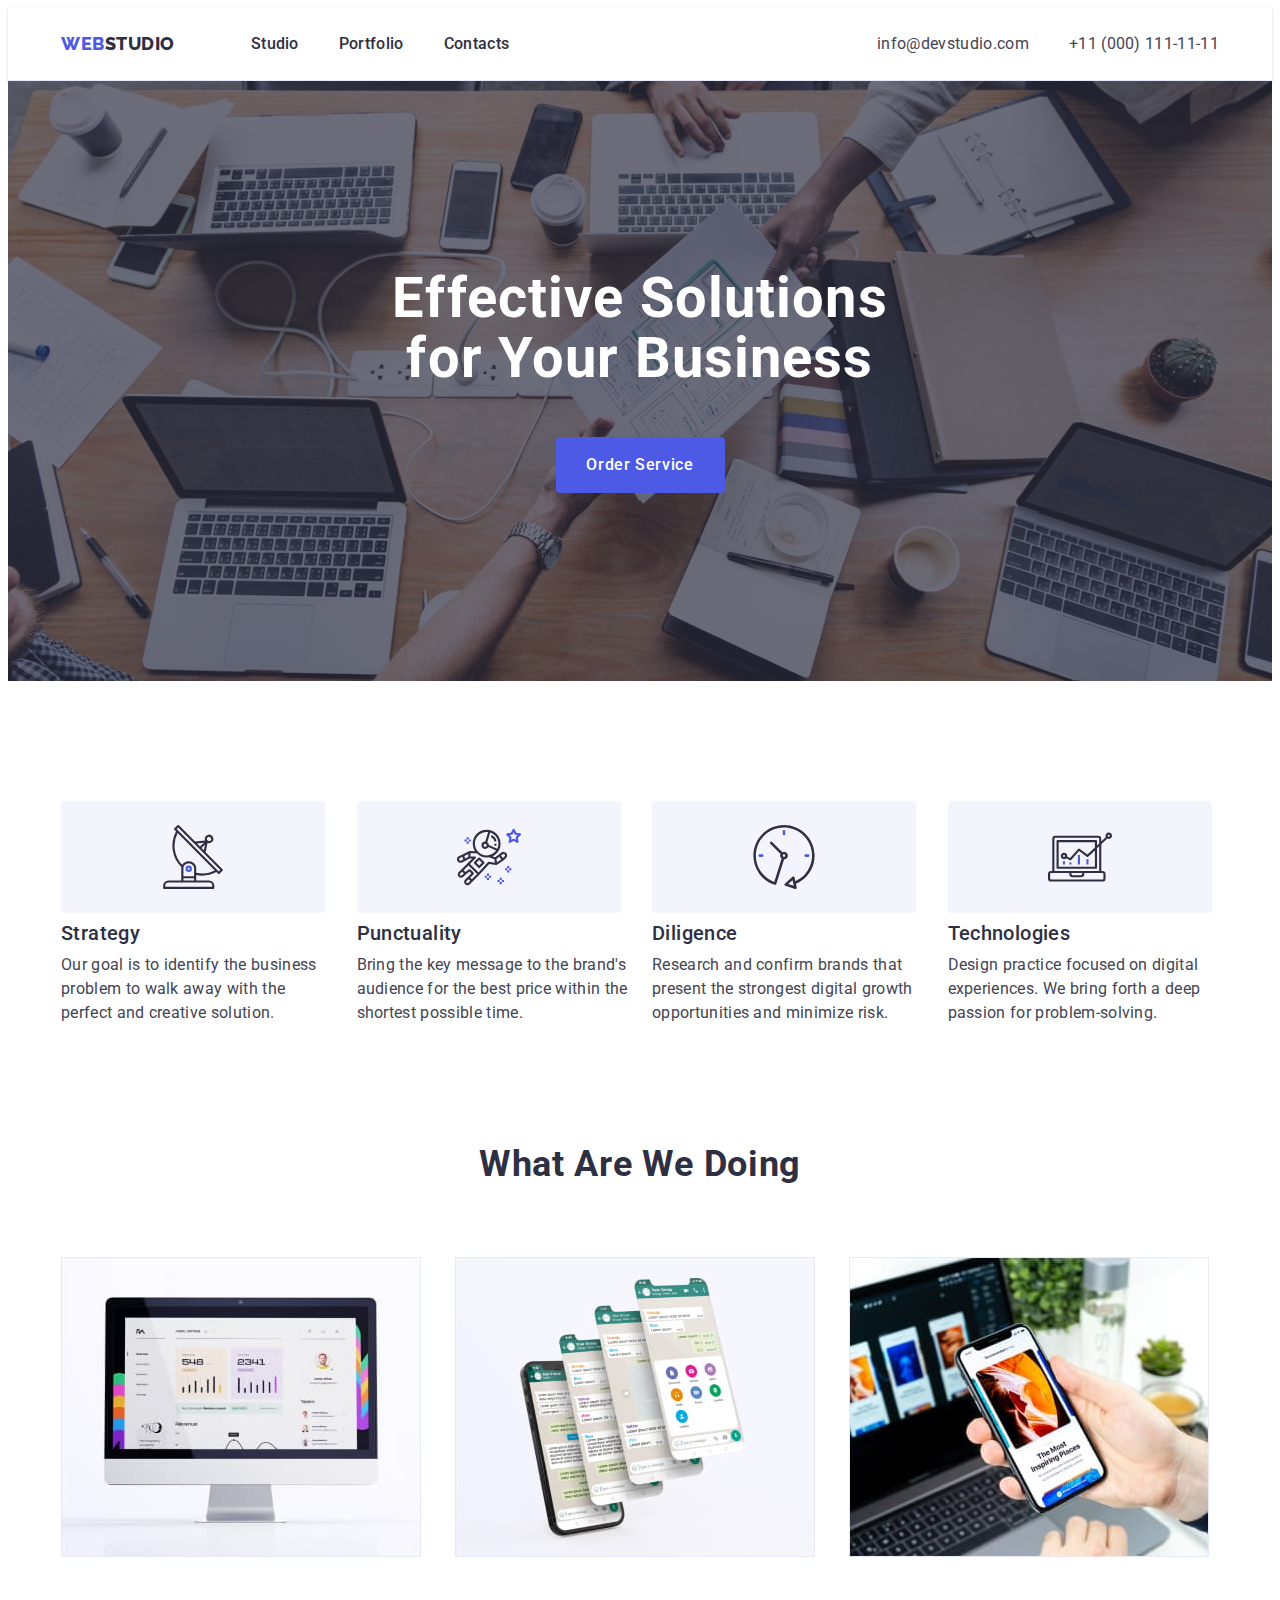
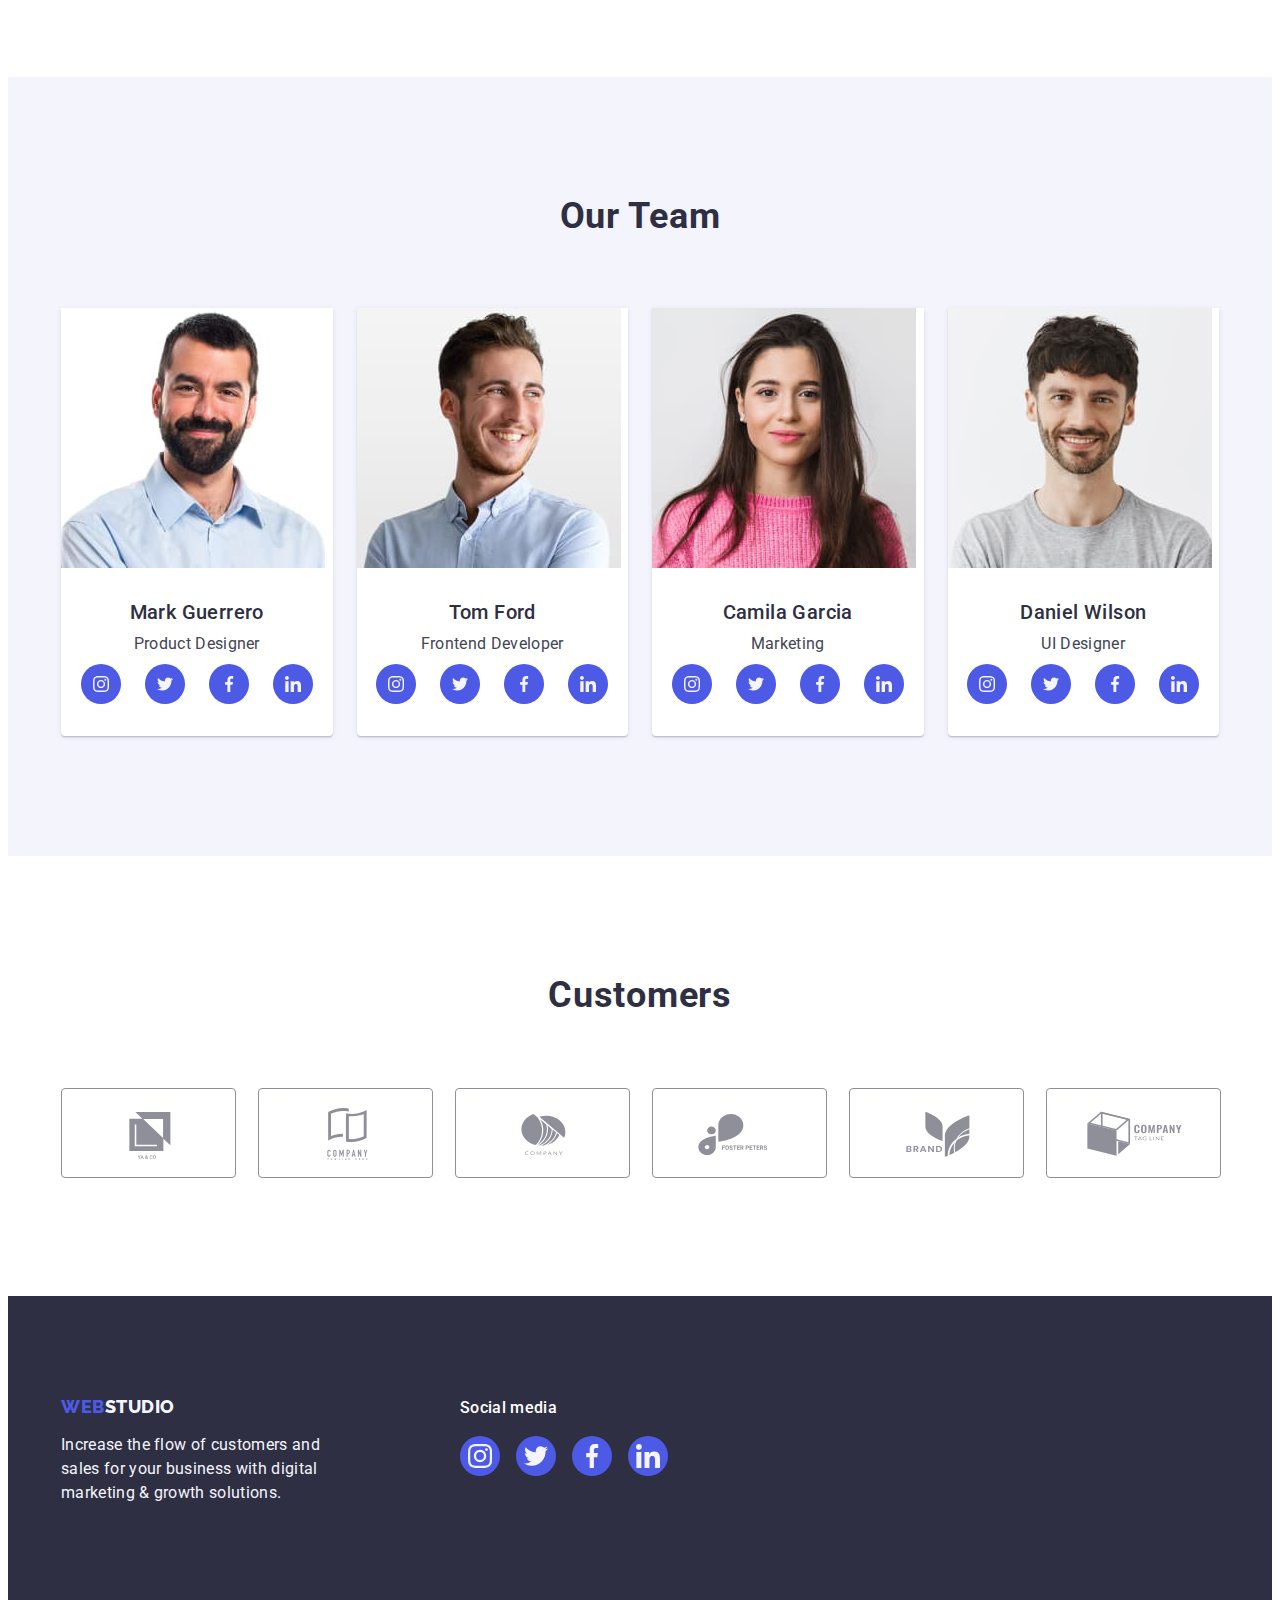
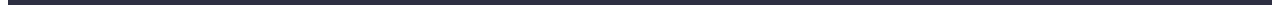
<file: index.html>
<!DOCTYPE html>
<html lang="en">
<head>
    <meta charset="UTF-8">
    <meta http-equiv="X-UA-Compatible" content="IE=edge">
    <meta name="viewport" content="width=device-width, initial-scale=1.0">
    <title>Webstudio</title>
    <link rel="preconnect" href="https://fonts.googleapis.com">
    <link rel="preconnect" href="https://fonts.gstatic.com" crossorigin>
    <link rel="stylesheet" href="https://cdnjs.cloudflare.com/ajax/libs/modern-normalize/1.1.0/modern-normalize.min.css"
    integrity="sha512-wpPYUAdjBVSE4KJnH1VR1HeZfpl1ub8YT/NKx4PuQ5NmX2tKuGu6U/JRp5y+Y8XG2tV+wKQpNHVUX03MfMFn9Q=="
    crossorigin="anonymous" referrerpolicy="no-referrer" />
    <link href="https://fonts.googleapis.com/css2?family=Raleway:wght@800&family=Roboto:wght@400;500;700;900&display=swap"
        rel="stylesheet">
    <link rel="stylesheet" href="./css/styles.css">
</head>
<body>
    <!----------------------------------------------------------HEADER-------------------------------------------------------------->
    <header class="page-header">
        <div class="container page-header-container">
            <nav class="page-nav">
                <a class="header-logo logo link" href="./index.html">Web<span class="logo-first link">Studio</span></a>
                <ul class="menu list">
                    <li><a class="menu-nav link" href="./index.html">Studio</a></li>
                    <li><a class="menu-nav link" href="./portfolio.html">Portfolio</a></li>
                    <li><a class="menu-nav link" href="">Contacts</a></li>
                </ul>
            </nav>
            <address class="contact">
                <ul class="contact-list list">
                    <li><a class="contact-list-item link" href="mailto:info@devstudio.com">info@devstudio.com</a></li>
                    <li><a class="contact-list-item link" href="tel:+110001111111">+11 (000) 111-11-11</a></li>
                </ul>
            </address>
        </div>
    </header>
<!---------------------------------------------------------/HEADER-------------------------------------------------------------->
<!----------------------------------------------------------MAINSTUDIO1-------------------------------------------------------------->
    <main>
        <section class="first-sect">
            <div class="container">
                <h1 class="first-h">Effective Solutions for Your Business</h1>
                <button class="order" type="button">Order Service</button>
            </div>
        </section>
<!----------------------------------------------------------/MAINSTUDIO1-------------------------------------------------------------->
<!----------------------------------------------------------MAINSTUDIO2-------------------------------------------------------------->
        <section class="second-sect">
            <div class="container">
                <h2 class="second-h visually-hidden">skills</h2>
                <ul class="advantages list">
                    <li class="advantages-item">
                        <div class="advantages-img">
                            <svg class="advantages-img-item" aria-label="antenna" width="64" height="64">
                                <use href="./images/icons.svg#icon-antenna"></use>
                            </svg>
                        </div>
                        <h3 class="list-advantages">Strategy</h3>
                        <p class="list-advantages-text">Our goal is to identify the business problem to walk away with the perfect and
                            creative solution.</p>
                    </li>
                    <li class="advantages-item">
                        <div class="advantages-img">
                            <svg class="advantages-img-item" aria-label="astronaut" width="64" height="64">
                                <use href="./images/icons.svg#icon-astronaut"></use>
                            </svg>
                        </div>
                        <h3 class="list-advantages">Punctuality</h3>
                        <p class="list-advantages-text">Bring the key message to the brand's audience for the best price within the
                            shortest possible time.</p>
                    </li>
                    <li class="advantages-item">
                        <div class="advantages-img">
                            <svg class="advantages-img-item" aria-label="clock" width="64" height="64">
                                <use href="./images/icons.svg#icon-clock"></use>
                            </svg>
                        </div>
                        <h3 class="list-advantages">Diligence</h3>
                        <p class="list-advantages-text">Research and confirm brands that present the strongest digital growth
                            opportunities and minimize risk.</p>
                    </li>
                    <li class="advantages-item">
                        <div class="advantages-img">
                            <svg class="advantages-img-item" aria-label="clock" width="64" height="64">
                                <use href="./images/icons.svg#icon-diagram"></use>
                            </svg>
                        </div>
                        <h3 class="list-advantages">Technologies</h3>
                        <p class="list-advantages-text">Design practice focused on digital experiences. We bring forth a deep passion
                            for problem-solving.</p>
                    </li>
                </ul>
            </div>
        </section>
<!----------------------------------------------------------/MAINSTUDIO2-------------------------------------------------------------->
<!----------------------------------------------------------MAINSTUDIO3-------------------------------------------------------------->
        <section class="third-sect">
            <div class="container third-sect-container">
                <h2 class="second-h h-marsec">What are we doing</h2>
                <ul class="photos list">
                    <li class="first-photos-studio"><img src="./images/Studio/img.jpg" alt="computer" width="360" height="300"></li>
                    <li class="first-photos-studio"><img src="./images/Studio/img2.jpg" alt="mobile phone" width="360" height="300"></li>
                    <li class="first-photos-studio"><img src="./images/Studio/img3.jpg" alt="mobile phone" width="360" height="300"></li>
                </ul>
            </div>
        </section>
<!----------------------------------------------------------/MAINSTUDIO3-------------------------------------------------------------->
<!----------------------------------------------------------MAINSTUDIO4-------------------------------------------------------------->
        <section class="forth-sect">
            <div class="container">
                <h2 class="second-h h-marsec">Our Team</h2>
                <ul class="employeers list">
                    <li class="inf-work">
                        <img src="./images/Studio/img4.jpg" alt="associate" width="264" height="260">
                        <div class="worker">
                            <h3 class="name-worker">Mark Guerrero</h3>
                            <p class="position">Product Designer</p>
                            <ul class="social list">
                                <li class="social-list">
                                    <a href="" class="social-list-link">
                                        <svg class="social-link-item" aria-label='icon instagram' width='16' height='16'>
                                            <use href="./images/icons.svg#icon-instagram"></use>
                                        </svg>
                                    </a>
                                </li>
                                <li class="social-list">
                                    <a href="" class="social-list-link">
                                        <svg class="social-link-item" aria-label="icon twitter" width="16" height= "16">
                                            <use href="./images/icons.svg#icon-twitter"></use>
                                        </svg>
                                    </a>
                                </li>
                                <li class="social-list">
                                    <a href="" class="social-list-link">
                                        <svg class="social-link-item" aria-label="icon facebook" width="16"  height="16">
                                            <use href="./images/icons.svg#icon-facebook"></use>
                                        </svg>
                                    </a>
                                </li>
                                <li class="social-list">
                                    <a href="" class="social-list-link">
                                        <svg class="social-link-item" aria-label="icon linkedin" width="16" height="16">
                                            <use href="./images/icons.svg#icon-linkedin"></use>
                                        </svg>
                                    </a>
                                </li>
                            </ul>
                        </div>
                    </li>
                    <li class="inf-work">
                        <img src="./images/Studio/img5.jpg" alt="associate" width="264" height="260">
                        <div class="worker">
                            <h3 class="name-worker">Tom Ford</h3>
                            <p class="position">Frontend Developer</p>
                            <ul class="social list">
                                <li class="social-list">
                                    <a href="" class="social-list-link">
                                        <svg class="social-link-item" aria-label="icon instagram" 
                                        width="16" height="16">
                                            <use href="./images/icons.svg#icon-instagram"></use>
                                        </svg>
                                    </a>
                                </li>
                                <li class="social-list">
                                    <a href="" class="social-list-link">
                                        <svg class="social-link-item" aria-label="icon twitter" width="16" height="16">
                                            <use href="./images/icons.svg#icon-twitter"></use>
                                        </svg>
                                    </a>
                                </li>
                                <li class="social-list">
                                    <a href="" class="social-list-link">
                                        <svg class="social-link-item" aria-label="icon facebook" width="16" height="16">
                                            <use href="./images/icons.svg#icon-facebook"></use>
                                        </svg>
                                    </a>
                                </li>
                                <li class="social-list">
                                    <a href="" class="social-list-link">
                                        <svg class="social-link-item" aria-label="icon linkedin" width="16" height="16">
                                            <use href="./images/icons.svg#icon-linkedin"></use>
                                        </svg>
                                    </a>
                                </li>
                            </ul>
                        </div>
                    </li>
                    <li class="inf-work">
                        <img src="./images/Studio/img6.jpg" alt="associate" width="264" height="260">
                        <div class="worker">
                            <h3 class="name-worker">Camila Garcia</h3>
                            <p class="position">Marketing</p>
                            <ul class="social list">
                                <li class="social-list">
                                    <a href="" class="social-list-link">
                                        <svg class="social-link-item" aria-label="icon instagram" width="16" height="16">
                                            <use href="./images/icons.svg#icon-instagram"></use>
                                        </svg>
                                    </a>
                                </li>
                                <li class="social-list">
                                    <a href="" class="social-list-link">
                                        <svg class="social-link-item" aria-label="icon twitter" width="16" height="16">
                                            <use href="./images/icons.svg#icon-twitter"></use>
                                        </svg>
                                    </a>
                                </li>
                                <li class="social-list">
                                    <a href="" class="social-list-link">
                                        <svg class="social-link-item" aria-label="icon facebook" width="16" height="16">
                                            <use href="./images/icons.svg#icon-facebook"></use>
                                        </svg>
                                    </a>
                                </li>
                                <li class="social-list">
                                    <a href="" class="social-list-link">
                                        <svg class="social-link-item" aria-label="icon linkedin" width="16" height="16">
                                            <use href="./images/icons.svg#icon-linkedin"></use>
                                        </svg>
                                    </a>
                                </li>
                            </ul>
                        </div>
                    </li>
                    <li class="inf-work">
                        <img src="./images/Studio/img7.jpg" alt="associate" width="264" height="260">
                        <div class="worker">
                            <h3 class="name-worker">Daniel Wilson</h3>
                            <p class="position">UI Designer</p>
                            <ul class="social list">
                                <li class="social-list">
                                    <a href="" class="social-list-link">
                                        <svg class="social-link-item" aria-label="icon instagram" width="16" height="16">
                                            <use href="./images/icons.svg#icon-instagram"></use>
                                        </svg>
                                    </a>
                                </li>
                                <li class="social-list">
                                    <a href="" class="social-list-link">
                                        <svg class="social-link-item" aria-label="icon twitter" width="16" height="16">
                                            <use href="./images/icons.svg#icon-twitter"></use>
                                        </svg>
                                    </a>
                                </li>
                                <li class="social-list">
                                    <a href="" class="social-list-link">
                                        <svg class="social-link-item" aria-label="icon facebook" width="16" height="16">
                                            <use href="./images/icons.svg#icon-facebook"></use>
                                        </svg>
                                    </a>
                                </li>
                                <li class="social-list">
                                    <a href="" class="social-list-link">
                                        <svg class="social-link-item" aria-label="icon linkedin" width="16" height="16">
                                            <use href="./images/icons.svg#icon-linkedin"></use>
                                        </svg>
                                    </a>
                                </li>
                            </ul>
                        </div>
                    </li>
                </ul>
            </div>
        </section>
<!----------------------------------------------------------/MAINSTUDIO4-------------------------------------------------------------->
<!----------------------------------------------------------MAINSTUDIO5-------------------------------------------------------------->
        <section class="fifth-sect">
            <div class="container">
                <h2 class="second-h h-marg">Customers</h2>
                <ul class="companies list">
                    <li class="companies-icons">
                        <a class="icon-link" href="">
                            <svg class="icon-comp" 
                            aria-label="company"
                            width="104" height="56">
                                <use href="./images/icons.svg#icon-group-1"></use>
                            </svg>
                        </a>
                    </li>
                    <li class="companies-icons">
                        <a class="icon-link" href="">
                            <svg class="icon-comp" 
                            aria-label="company"
                            width="104" height="56"
                            >
                                <use href="./images/icons.svg#icon-group-2"></use>
                            </svg>
                        </a>
                    </li>
                    <li class="companies-icons">
                        <a class="icon-link" href="">
                            <svg class="icon-comp" 
                            aria-label="company"
                            width="104" height="56">
                                <use href="./images/icons.svg#icon-group-3"></use>
                            </svg>
                        </a>
                    </li>
                    <li class="companies-icons">
                        <a class="icon-link" href="">
                            <svg class="icon-comp" 
                            aria-label="company"
                            width="104" height="56">
                                <use href="./images/icons.svg#icon-group-4"></use>
                            </svg>
                        </a>
                    </li>
                    <li class="companies-icons">
                        <a class="icon-link" href="">
                            <svg class="icon-comp" 
                            aria-label="company"
                            width="104" height="56">
                                <use href="./images/icons.svg#icon-group-5"></use>
                            </svg>
                        </a>
                    </li>
                    <li class="companies-icons">
                        <a class="icon-link" href="">
                            <svg class="icon-comp" 
                            aria-label="company"
                            width="104" height="56">
                                <use href="./images/icons.svg#icon-group-6"></use>
                            </svg>
                        </a>
                    </li>
                </ul>
            </div>
        </section>
    </main>
<!----------------------------------------------------------/MAINSTUDIO5-------------------------------------------------------------->
<!----------------------------------------------------------FOTTER-------------------------------------------------------------->
    <footer class="last-step">
        <div class="two-sides container">
            <div class="left-side">
                <a class="footer-logo logo link" href="./index.html">Web<span class="logo-sec link">Studio</span></a>
                <p class="logo-text">Increase the flow of customers and sales for your business with digital marketing & growth
                    solutions.</p>
            </div>
            <div class="container right-site">
                <p class="footer-h">Social media</p>
                <ul class="last-social list">
                    <li class="social-list">
                        <a href="" class="footer-social-list-link">
                            <svg class="social-link-item" aria-label="icon instagram" width="24" height="24" >
                                <use href="./images/icons.svg#icon-instagram"></use>
                            </svg>
                        </a>
                    </li>
                    <li class="social-list">
                        <a href="" class="footer-social-list-link">
                            <svg class="social-link-item" aria-label="icon twitter" width="24" height="24">
                                <use href="./images/icons.svg#icon-twitter"></use>
                            </svg>
                        </a>
                    </li>
                    <li class="social-list">
                        <a href="" class="footer-social-list-link">
                            <svg class="social-link-item" aria-label="icon facebook" width="24" height="24">
                                <use href="./images/icons.svg#icon-facebook"></use>
                            </svg>
                        </a>
                    </li>
                    <li class="social-list">
                        <a href="" class="footer-social-list-link">
                            <svg class="social-link-item" aria-label="icon linkedin" width="24" height="24">
                                <use href="./images/icons.svg#icon-linkedin"></use>
                            </svg>
                        </a>
                    </li>
                    </ul>
                </div>
            </div>
    </footer>
<!----------------------------------------------------------/FOOTER-------------------------------------------------------------->
</body>
</html>
</file>
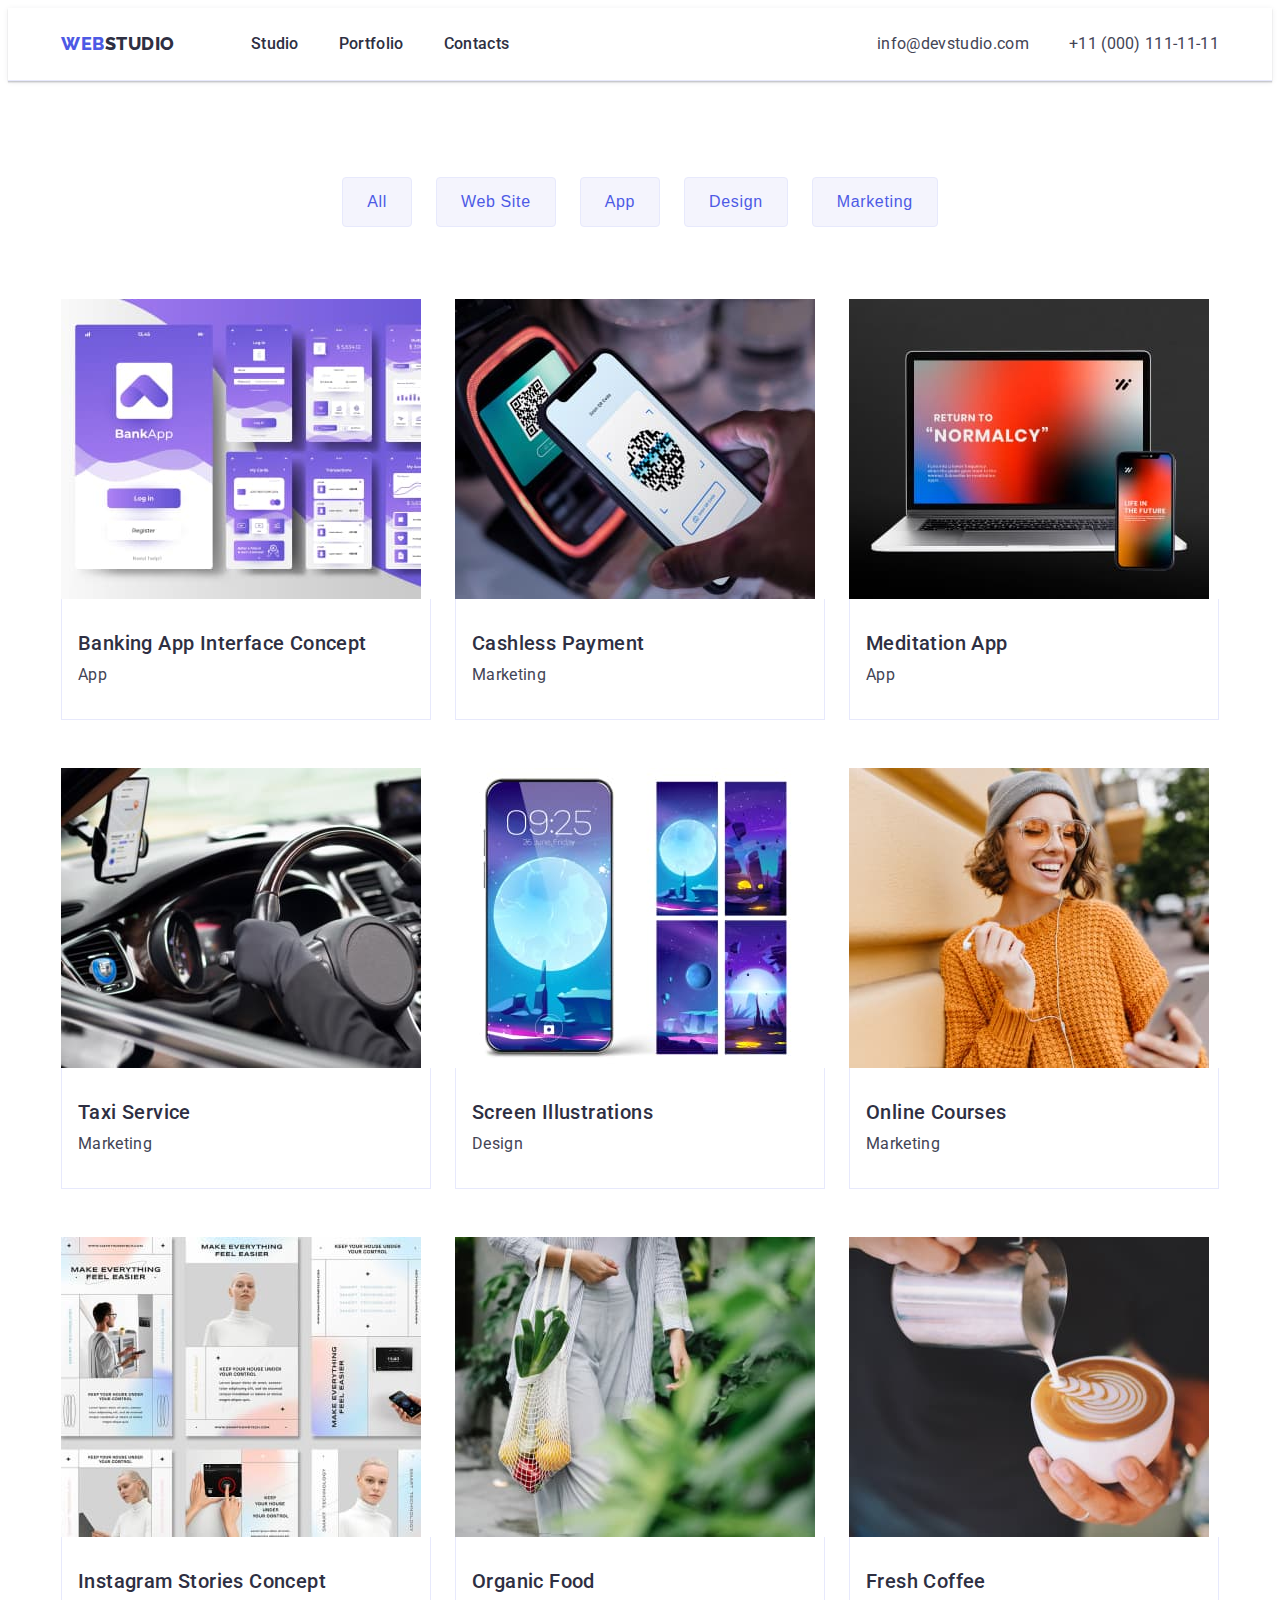
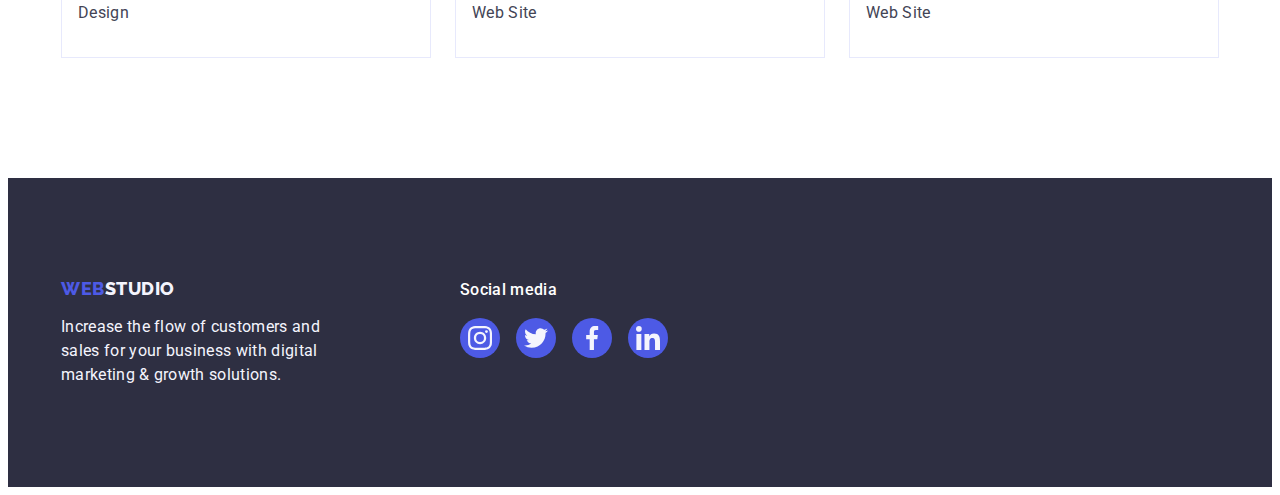
<file: portfolio.html>
<!DOCTYPE html>
<html lang="en">
<head>
    <meta charset="UTF-8">
    <meta http-equiv="X-UA-Compatible" content="IE=edge">
    <meta name="viewport" content="width=device-width, initial-scale=1.0">
    <title>Webstudio</title>
    <link rel="preconnect" href="https://fonts.googleapis.com">
    <link rel="preconnect" href="https://fonts.gstatic.com" crossorigin>
    <link rel="stylesheet" href="https://cdnjs.cloudflare.com/ajax/libs/modern-normalize/1.1.0/modern-normalize.min.css"
        integrity="sha512-wpPYUAdjBVSE4KJnH1VR1HeZfpl1ub8YT/NKx4PuQ5NmX2tKuGu6U/JRp5y+Y8XG2tV+wKQpNHVUX03MfMFn9Q=="
        crossorigin="anonymous" referrerpolicy="no-referrer" />
    <link
        href="https://fonts.googleapis.com/css2?family=Raleway:wght@800&family=Roboto:wght@400;500;700;900&display=swap"
        rel="stylesheet">
    <link rel="stylesheet" href="./css/styles.css">
</head>
<body>
<!----------------------------------------------------------HEADER-------------------------------------------------------------->
    <header class="page-header">
        <div class="container page-header-container">
            <nav class="page-nav">
                <a class="header-logo logo link" href="./index.html">Web<span class="logo-first link">Studio</span></a>
                <ul class="menu list">
                    <li><a class="menu-nav link" href="./index.html">Studio</a></li>
                    <li><a class="menu-nav link" href="./portfolio.html">Portfolio</a></li>
                    <li><a class="menu-nav link" href="">Contacts</a></li>
                </ul>
            </nav>
            <address class="contact list">
                <ul class="contact-list list">
                    <li><a class="contact-list-item link" href="mailto:info@devstudio.com">info@devstudio.com</a></li>
                    <li><a class="contact-list-item link" href="tel:+110001111111">+11 (000) 111-11-11</a></li>
                </ul>
            </address>
        </div>
    </header>
<!----------------------------------------------------------/HEADER-------------------------------------------------------------->
<!----------------------------------------------------------MAINBUTTONS-------------------------------------------------------------->
    <main>
        <section class="section">
            <div class="container">
                <h1 class="visually-hidden">Portfolio</h1>
                <ul class="buttons list">
                    <li>
                        <button class="button button-function" type="button">All</button>
                    </li>
                    <li>
                        <button class="button button-function" type="button">Web Site</button>
                    </li>
                    <li>
                        <button class="button button-function" type="button">App</button>
                    </li>
                    <li>
                        <button class="button button-function" type="button">Design</button>
                    </li>
                    <li>
                        <button class="button button-function" type="button">Marketing</button>
                    </li>
                </ul>
<!----------------------------------------------------------/MAINBUTTONS-------------------------------------------------------------->
<!----------------------------------------------------------MAINSERVICE-------------------------------------------------------------->
                <ul class="services list">
                    <li class="services-item">
                        <a class="link service-link" href="">
                                <img src="./images/Portfolio/img.jpg" alt="Banking App" width="360" height="300">
                                <div class="services-div">
                                <h2 class="picture-name">Banking App Interface Concept</h2>
                                <p class="picture-text">App</p>
                            </div>                            
                        </a>
                    </li>
                    <li class="services-item">
                        <a class="link service-link" href="">
                                <img src="./images/Portfolio/img2.jpg" alt="Payment" width="360" height="300">
                                <div class="services-div">
                                <h2 class="picture-name">Cashless Payment</h2>
                                <p class="picture-text">Marketing</p>
                            </div>                           
                        </a>
                    </li>
                    <li class="services-item">
                        <a class="link service-link" href="">
                                <img src="./images/Portfolio/img3.jpg" alt="App" width="360" height="300">
                                <div class="services-div">
                                <h2 class="picture-name">Meditation App</h2>
                                <p class="picture-text">App</p>
                            </div>                         
                        </a>
                    </li>
                    <li class="services-item">
                        <a class="link service-link" href="">
                                <img src="./images/Portfolio/img4.jpg" alt="Taxi Service" width="360" height="300">
                                <div class="services-div">
                                <h2 class="picture-name">Taxi Service</h2>
                                <p class="picture-text">Marketing</p>
                            </div>                       
                        </a>
                    </li>
                    <li class="services-item">
                        <a class="link service-link" href="">
                                <img src="./images/Portfolio/img5.jpg" alt="Screen Illustrations" width="360" height="300">
                                <div class="services-div">
                                <h2 class="picture-name">Screen Illustrations</h2>
                                <p class="picture-text">Design</p>
                            </div>                     
                        </a>
                    </li>
                    <li class="services-item">
                        <a class="link service-link" href="">
                                <img src="./images/Portfolio/img6.jpg" alt="Online Courses" width="360" height="300">
                                <div class="services-div">
                                <h2 class="picture-name">Online Courses</h2>
                                <p class="picture-text">Marketing</p>
                            </div>
                        </a>
                    </li>
                    <li class="services-item">
                        <a class="link service-link" href="">
                                <img src="./images/Portfolio/img7.jpg" alt="Concept" width="360" height="300">
                                <div class="services-div">
                                <h2 class="picture-name">Instagram Stories Concept</h2>
                                <p class="picture-text">Design</p>
                            </div>
                        </a>
                    </li>
                    <li class="services-item">
                        <a class="link service-link" href="">
                                <img src="./images/Portfolio/img8.jpg" alt="Food" width="360" height="300">
                                <div class="services-div">
                                <h2 class="picture-name">Organic Food</h2>
                                <p class="picture-text">Web Site</p>
                            </div>
                        </a>
                    </li>
                    <li class="services-item">
                        <a class="link service-link" href="">
                                <img src="./images/Portfolio/img9.jpg" alt="Coffee" width="360" height="300">
                                <div class="services-div">
                                <h2 class="picture-name">Fresh Coffee</h2>
                                <p class="picture-text">Web Site</p>
                            </div>
                        </a>
                    </li>
                </ul>
            </div>
        </section>
    </main>
<!----------------------------------------------------------/MAINSERVICE-------------------------------------------------------------->
<!----------------------------------------------------------FOTTER-------------------------------------------------------------->
<footer class="last-step">
    <div class="two-sides container">
        <div class="left-side">
            <a class="footer-logo logo link" href="./index.html">Web<span class="logo-sec link">Studio</span></a>
            <p class="logo-text">Increase the flow of customers and sales for your business with digital marketing &
                growth
                solutions.</p>
        </div>
        <div class="container right-site">
            <p class="footer-h">Social media</p>
            <ul class="last-social list">
                <li class="social-list">
                    <a href="" class="footer-social-list-link">
                        <svg class="social-link-item" aria-label="icon instagram" width="24" height="24">
                            <use href="./images/icons.svg#icon-instagram"></use>
                        </svg>
                    </a>
                </li>
                <li class="social-list">
                    <a href="" class="footer-social-list-link">
                        <svg class="social-link-item" aria-label="icon twitter" width="24" height="24">
                            <use href="./images/icons.svg#icon-twitter"></use>
                        </svg>
                    </a>
                </li>
                <li class="social-list">
                    <a href="" class="footer-social-list-link">
                        <svg class="social-link-item" aria-label="icon facebook" width="24" height="24">
                            <use href="./images/icons.svg#icon-facebook"></use>
                        </svg>
                    </a>
                </li>
                <li class="social-list">
                    <a href="" class="footer-social-list-link">
                        <svg class="social-link-item" aria-label="icon linkedin" width="24" height="24">
                            <use href="./images/icons.svg#icon-linkedin"></use>
                        </svg>
                    </a>
                </li>
            </ul>
        </div>
    </div>
</footer>
<!----------------------------------------------------------/FOOTER-------------------------------------------------------------->
</body>
</html>
</file>
<file: css/styles.css>
/* ================================= MAIN SETTINGS ======================================== */
:root {
    --main-font-family: "Roboto", sans-serif;
    --secont-font-family: "Raleway", sans-serif;
    --first-color: #2e2f42;
    --second-color: #f4f4fd;
    --third-color: #434455;
    --fourth-color: #ffffff;
    --fifth-color: #404bbf;
    --sixth-color: #4d5ae5;
    --seventh-color: #E7E9FC;
    --eighth-color: #8e8f99;
    --ninth-color: #31d0aa;
}

.container {
    width: 1158px;
    margin-left: auto;
    margin-right: auto;
    padding: 0 15px;
}

.list {
    list-style: none;
}
.link {
    text-decoration: none;
}

body{
    font-family: Roboto, sans-serif;
    color: var(--third-color);
    background-color: var(--fourth-color);
}

h1,h2,h3,h4,p {
    margin-top: 0;
    margin-bottom: 0;
}

ul, ol {
    margin-top: 0;
    margin-bottom: 0;
    padding-left: 0;
}

img {
    display: block;
}


.section {
padding: 96px 0 120px
}

.visually-hidden {
    position: absolute;
    white-space: nowrap;
    width: 1px;
    height: 1px;
    overflow: hidden;
    border: 0;
    padding: 0;
    clip: rect(0 0 0 0);
    clip-path: inset(50%);
    margin: -1px;
}
/* ================================== /MAIN SETTINGS ====================================== */
/* =================================== HEADER ============================================= */
.header-logo {
 margin-right: 76px;
}

.logo {
    font-family: 'Raleway',sans-serif;
        font-weight: 800;
        font-size: 18px;
        line-height: 1.17;
        letter-spacing: 0.03em;
        text-transform: uppercase;
        color:var(--sixth-color);
}

.page-header {
    border-bottom: 1px solid var(--seventh-color);
    box-shadow:0px 2px 1px rgba(46, 47, 66, 0.08),
        0px 1px 1px rgba(46, 47, 66, 0.16),
        0px 1px 6px rgba(46, 47, 66, 0.08);
}

.page-header-container {
    display: flex;
    align-items: center;
}
.page-nav {
    display: flex;
    align-items: center;
}

.contact-list {
    display: flex;
    align-items: center;
    gap: 40px;
}

.menu {
    display:flex;
    align-items: center;
    gap: 40px;
}
.logo-sec {
    color:var(--second-color);
}
.menu-nav {
        font-weight: 500;
        font-size: 16px;
        line-height: 1.5;
        letter-spacing: 0.02em;
        padding: 24px 0;
        display: block;
}

.menu-nav:hover,
.menu-nav:focus{
    color:var(--fifth-color);
}
.menu-nav {
    color:var(--first-color);
}

.contact{
    font-style: normal;
    margin-left: auto;
}

.contact-list-item:hover,
.contact-list-item:focus{
    color:var(--fifth-color);
}

.contact-list-item{
    font-style: normal;
    font-size: 16px;
    line-height: 1.5;
    letter-spacing: 0.02em;
    color:var(--third-color);
}
/* =================================== /HEADER ============================================ */
/* =================================== MAIN STUDIO 1 ======================================= */
.first-sect {
    background-color: var(--first-color);
    padding-top: 188px;
    padding-bottom: 188px;
    background-image: linear-gradient(rgba(46, 47, 66, 0.7), rgba(46, 47, 66, 0.7)), url('../images/Studio/work.jpg');
    background-size: cover;
    background-repeat: no-repeat;
    background-position: center;
    max-width: 1440px;
    margin-left: auto;
    margin-right: auto;
}

.first-h {
    max-width: 496px;
    height: 120px;
    font-weight: 700;
    font-size: 56px;
    line-height: 1.07;
    text-align: center;
    letter-spacing: 0.02em;
    color: var(--fourth-color);
    margin: 0 auto 48px;
}

.order {
font-family: 'Roboto', sans-serif;
    font-weight: 500;
    font-size: 16px;
    line-height: 1.5;
    letter-spacing: 0.04em;
    color: var(--fourth-color);
    background: var(--sixth-color);
    cursor: pointer;
    min-width: 169px;
    height: 56px;
    border-radius: 4px;
    border: none;
    display: block;
    margin: 0 auto;
}

.order:hover,
.order:focus{
    background-color: var(--fifth-color);
    box-shadow: 0px 4px 4px rgba(0, 0, 0, 0.15);
}
/* =================================== /MAIN STUDIO 1 ====================================== */
/* =================================== MAIN STUDIO 2 ======================================= */
.second-h {
    font-weight: 700;
    font-size: 36px;
    line-height: 1.1;
    text-align: center;
    text-transform: capitalize;
    letter-spacing: 0.02em;
    color: var(--first-color);
}
.h-marsec {
    margin-bottom: 72px;
}

.advantages-img {
    width: 264px;
    height: 112px;
    background-color: var(--second-color);
    display: flex;
    justify-content: center;
    align-items: center;
    border-radius: 4px;
    margin-bottom: 8px;
}

.second-sect {
    padding: 120px 0;
}

.advantages-item {
    width: calc((100% - 72px) / 4)
}

.advantages {
    display: flex;
    gap: 24px;
}

.list-advantages{
        font-weight: 500;
        font-size: 20px;
        line-height: 1.2;
        letter-spacing: 0.02em;
        color: var(--first-color);
        margin-bottom: 8px;
}

.list-advantages-text {
        font-size: 16px;
        line-height: 1.5;
        letter-spacing: 0.02em;
        color: var(--third-color);
}
/* =================================== /MAIN STUDIO 2 ====================================== */
/* =================================== MAIN STUDIO 3 ======================================= */
.third-sect-container{
gap: 72px;
}

.third-sect {
    padding-bottom: 120px;
}
.photos {
    display: flex;
    gap: 24px;
}

.first-photos-studio {
    width: calc((100% - 48px)/3);
}
/* =================================== /MAIN STUDIO 3 ====================================== */
/* =================================== MAIN STUDIO 4 ======================================= */
.forth-sect {
    background-color: var(--second-color);
    padding: 120px 0;
}

.employeers {
display: flex;
justify-content: center;
gap: 24px;
}

.inf-work{
    background-color: var(--fourth-color);
    width: calc((100% - 72px)/4);
    border-radius: 0px 0px 4px 4px;
    box-shadow:0px 1px 6px rgba(46, 47, 66, 0.08),
        0px 1px 1px rgba(46, 47, 66, 0.16),
        0px 2px 1px rgba(46, 47, 66, 0.08);
}

.worker{
    padding: 32px 0;
}
.name-worker {
        font-weight: 500;
        font-size: 20px;
        line-height: 1.2;
        letter-spacing: 0.02em;
        color: var(--first-color);
        text-align: center;
        margin-bottom: 8px;
}

.social {
    display: flex;
    justify-content: center;
    gap: 24px;
}

.social-list-link{
    background-color: var(--sixth-color);
    display: flex;
    justify-content: center;
    align-items: center;
    border-radius: 50%;
    width: 40px;
    height: 40px;
}

.social-list-link:hover,
.social-list-link:focus{
background-color: var(--fifth-color);
}

.social-link-item{
    fill: var(--second-color);
}

.position {
        font-size: 16px;
        line-height: 1.5;
        letter-spacing: 0.02em;
        color:var(--third-color); 
        text-align: center;
        margin-bottom: 8px;
}

.icon-com {
    background-color:var(--second-color)
}
/* =================================== /MAIN STUDIO 4 ====================================== */
/* =================================== MAIN STUDIO 5 ====================================== */
.fifth-sect {
    padding: 120px 0;
}

.h-marg {
    margin-bottom: 72px
}

.companies {
    display: flex;
    justify-content: center;
    gap: 24px;
}


.companies-icons {
    width: calc((100% - 120px) / 6);
    height: 88px;
}

.icon-link:hover,
.icon-link:focus{
border-color: var(--fifth-color);
    color: var(--fifth-color);
    fill: var(--fifth-color);
}

.icon-comp {
    fill: currentColor;
}

.icon-link {
    display: flex;
    justify-content: center;
    align-items: center;
    border: 1px solid var(--eighth-color);
    color: var(--eighth-color);
    border-radius: 4px;
    width: 100%;
    height: 100%;
}



/* =================================== /MAIN STUDIO 5 ====================================== */
/* =================================== MAIN PORTFOLIO ====================================== */
.button{
    font-family: 'Roboto' sans-serif;
        font-weight: 500;
        font-size: 16px;
        line-height: 1.5;
        letter-spacing: 0.04em;
        cursor: pointer;
        padding: 12px 24px;
        border-radius: 4px;
        border: 1px solid var(--seventh-color);
        color: var(--sixth-color);
        background-color: var(--second-color);
}

.button-function:hover,
.button-function:focus {
    border: 1px solid transparent;
    color: var(--fourth-color);
    background-color: var(--fifth-color);
    box-shadow :0px 3px 1px rgba(0, 0, 0, 0.1),0px 2px 1px rgba(0, 0, 0, 0.08),0px 2px 2px rgba(0, 0, 0, 0.12)
}

.buttons {
    display: flex;
    justify-content: center;
    gap: 24px;
    margin-bottom: 72px
}

.services {
    display: flex;
    flex-direction: row;
    flex-wrap: wrap;
    column-gap: 24px;
    row-gap: 48px;
}
 
.services-item {
    width: calc((100% - 48px)/3);
}

.service-link{
display: block;
}

.service-link:hover,
.service-link:focus{
    box-shadow: 0px 1px 6px rgba(46, 47, 66, 0.08),0px 1px 1px rgba(46, 47, 66, 0.16),0px 2px 1px rgba(46, 47, 66, 0.08);
}
.services-div {
    padding: 32px 16px;
    border: 1px solid var(--seventh-color);
    border-top: none;
}

.picture-name {
        font-weight: 500;
        font-size: 20px;
        line-height: 1.2;
        letter-spacing: 0.02em;
        color: var(--first-color);
        margin-bottom: 8px;
    }

.picture-text {
        font-size: 16px;
        line-height: 1.5;
        letter-spacing: 0.02em;
        color: var(--third-color);
}

/* =================================== /MAIN PORTFOLIO ==================================== */
/* =================================== FOOTER ============================================= */
.logo-first{
    color: var(--first-color);
}

.last-step{
    background-color: var(--first-color);
    padding-top: 100px;
    padding-bottom: 100px;
}

.footer-logo {
margin-bottom: 16px;
display: inline-block;
}

.left-side {
    margin-right: 120px;
}
.two-sides {
    display: flex;
    align-items: baseline;
}

.last-social {
    display: flex;
    gap: 16px;
}
.logo-text{
        width: 264px;
        font-size: 16px;
        line-height: 1.5;
        letter-spacing: 0.02em;
        color: var(--second-color);
}

.footer-h {
    font-family: 'Roboto';
    font-weight: 500;
    font-size: 16px;
    line-height: 1.5;
    letter-spacing: 0.02em;
    color: var(--fourth-color);
    margin-bottom: 16px;
}

.footer-social-list-link {
    background-color: var(--sixth-color);
    display: flex;
    justify-content: center;
    align-items: center;
    border-radius: 50%;
    width: 40px;
    height: 40px;
    fill: var(--second-color);
}

.footer-social-list-link:hover,
.footer-social-list-link:focus{
    background-color: var(--ninth-color)
}
/* =================================== /FOOTER ============================================ */
</file>
